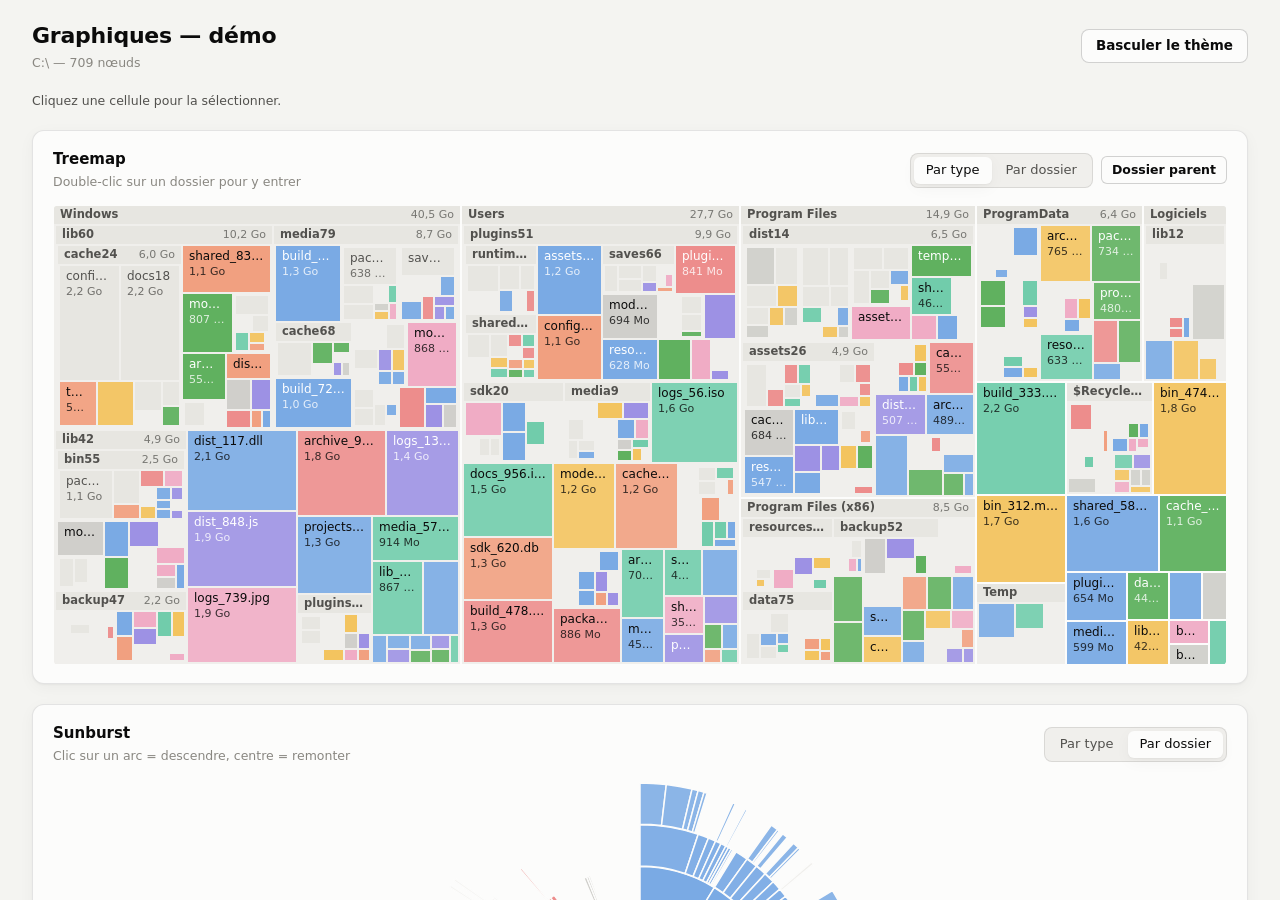
<file: web/dev/charts.html>
<!doctype html>
<html lang="fr">
<head>
  <meta charset="utf-8">
  <meta name="viewport" content="width=device-width, initial-scale=1">
  <meta name="color-scheme" content="light dark">
  <title>Disk Manager — démo des graphiques</title>
  <link rel="stylesheet" href="../css/app.css">
  <link rel="stylesheet" href="../css/charts.css">
  <script type="module" src="charts-demo.js"></script>
</head>
<body>
  <div class="ch-demo">
    <div class="ch-demo-inner" id="demo"></div>
  </div>
</body>
</html>
</file>
<file: web/css/app.css>
/* Disk Manager — design system
   Tokens follow the validated dataviz reference palette (light + dark selected,
   not flipped). Views only use these tokens and the component classes below. */

:root {
  color-scheme: light;
  --font: system-ui, "Segoe UI Variable Text", "Segoe UI", -apple-system, sans-serif;
  --mono: "Cascadia Mono", Consolas, "Courier New", monospace;

  /* surfaces & ink */
  --page: #f4f4f1;
  --surface: #fcfcfb;          /* cards & chart surface */
  --surface-2: #f0efec;        /* inset areas, table header, hover wash */
  --surface-3: #e7e6e1;
  --sidebar: #eeede9;
  --border: rgba(11, 11, 11, 0.10);
  --border-strong: rgba(11, 11, 11, 0.18);
  --ink: #0b0b0b;
  --ink-2: #52514e;
  --ink-3: #898781;
  --grid: #e1e0d9;
  --axis: #c3c2b7;

  /* accent (categorical slot 1) */
  --accent: #2a78d6;
  --accent-strong: #1c5cab;
  --accent-wash: #e3eefb;
  --accent-ink: #ffffff;

  /* status — reserved for state (risk, health), always with icon + label */
  --good: #0ca30c;
  --good-ink: #006300;
  --good-wash: #e2f3e2;
  --warning: #fab219;
  --warning-ink: #7a5200;
  --warning-wash: #fdf1d6;
  --serious: #ec835a;
  --serious-ink: #9a3d17;
  --serious-wash: #fbe7de;
  --critical: #d03b3b;
  --critical-ink: #a32626;
  --critical-wash: #f9e1e1;

  /* file categories — fixed categorical order (never cycled, never by rank) */
  --cat-app: #2a78d6;
  --cat-data: #eb6834;
  --cat-disk_image: #1baf7a;
  --cat-video: #eda100;
  --cat-image: #e87ba4;
  --cat-document: #008300;
  --cat-code: #6250d6;
  --cat-archive: #e34948;
  --cat-other: #b5b4ad;
  /* branch colors (treemap / sunburst "par dossier") = same 8 slots */
  --series-1: #2a78d6; --series-2: #eb6834; --series-3: #1baf7a; --series-4: #eda100;
  --series-5: #e87ba4; --series-6: #008300; --series-7: #6250d6; --series-8: #e34948;
  --series-other: #b5b4ad;

  --radius: 12px;
  --radius-sm: 8px;
  --radius-xs: 6px;
  --shadow: 0 1px 2px rgba(11, 11, 11, 0.04), 0 4px 16px rgba(11, 11, 11, 0.04);
  --shadow-pop: 0 8px 32px rgba(11, 11, 11, 0.16), 0 2px 6px rgba(11, 11, 11, 0.08);
  --ease: cubic-bezier(.2, .7, .2, 1);
  --sidebar-w: 236px;
}

@media (prefers-color-scheme: dark) {
  :root:where(:not([data-theme="light"])) {
    color-scheme: dark;
    --page: #0d0d0d;
    --surface: #1a1a19;
    --surface-2: #232321;
    --surface-3: #2c2c2a;
    --sidebar: #131312;
    --border: rgba(255, 255, 255, 0.10);
    --border-strong: rgba(255, 255, 255, 0.18);
    --ink: #f0efec;
    --ink-2: #c3c2b7;
    --ink-3: #898781;
    --grid: #2c2c2a;
    --axis: #383835;
    --accent: #3987e5;
    --accent-strong: #6da7ec;
    --accent-wash: #16263a;
    --accent-ink: #ffffff;
    --good-ink: #0ca30c; --good-wash: #12260f;
    --warning-ink: #fab219; --warning-wash: #2e2410;
    --serious-ink: #ec835a; --serious-wash: #2f1c14;
    --critical-ink: #e66767; --critical-wash: #301515;
    --cat-app: #3987e5; --cat-data: #d95926; --cat-disk_image: #199e70; --cat-video: #c98500;
    --cat-image: #d55181; --cat-document: #008300; --cat-code: #9085e9; --cat-archive: #e66767;
    --cat-other: #5c5b56;
    --series-1: #3987e5; --series-2: #d95926; --series-3: #199e70; --series-4: #c98500;
    --series-5: #d55181; --series-6: #008300; --series-7: #9085e9; --series-8: #e66767;
    --series-other: #5c5b56;
    --shadow: 0 1px 2px rgba(0, 0, 0, 0.3);
    --shadow-pop: 0 8px 32px rgba(0, 0, 0, 0.5), 0 2px 6px rgba(0, 0, 0, 0.4);
  }
}
:root[data-theme="dark"] {
  color-scheme: dark;
  --page: #0d0d0d;
  --surface: #1a1a19;
  --surface-2: #232321;
  --surface-3: #2c2c2a;
  --sidebar: #131312;
  --border: rgba(255, 255, 255, 0.10);
  --border-strong: rgba(255, 255, 255, 0.18);
  --ink: #f0efec;
  --ink-2: #c3c2b7;
  --ink-3: #898781;
  --grid: #2c2c2a;
  --axis: #383835;
  --accent: #3987e5;
  --accent-strong: #6da7ec;
  --accent-wash: #16263a;
  --accent-ink: #ffffff;
  --good-ink: #0ca30c; --good-wash: #12260f;
  --warning-ink: #fab219; --warning-wash: #2e2410;
  --serious-ink: #ec835a; --serious-wash: #2f1c14;
  --critical-ink: #e66767; --critical-wash: #301515;
  --cat-app: #3987e5; --cat-data: #d95926; --cat-disk_image: #199e70; --cat-video: #c98500;
  --cat-image: #d55181; --cat-document: #008300; --cat-code: #9085e9; --cat-archive: #e66767;
  --cat-other: #5c5b56;
  --series-1: #3987e5; --series-2: #d95926; --series-3: #199e70; --series-4: #c98500;
  --series-5: #d55181; --series-6: #008300; --series-7: #9085e9; --series-8: #e66767;
  --series-other: #5c5b56;
  --shadow: 0 1px 2px rgba(0, 0, 0, 0.3);
  --shadow-pop: 0 8px 32px rgba(0, 0, 0, 0.5), 0 2px 6px rgba(0, 0, 0, 0.4);
}

/* ------------------------------------------------------------------ base */
*, *::before, *::after { box-sizing: border-box; }
html, body { height: 100%; }
body {
  margin: 0;
  background: var(--page);
  color: var(--ink);
  font: 14px/1.45 var(--font);
  -webkit-font-smoothing: antialiased;
  overflow: hidden;
}
h1, h2, h3, h4 { margin: 0; font-weight: 600; letter-spacing: -0.01em; }
h1 { font-size: 22px; }
h2 { font-size: 16px; }
h3 { font-size: 14px; }
p { margin: 0; }
a { color: var(--accent); text-decoration: none; }
a:hover { text-decoration: underline; }
button, input, select, textarea { font: inherit; color: inherit; }
:focus-visible { outline: 2px solid var(--accent); outline-offset: 2px; border-radius: 4px; }
::selection { background: var(--accent-wash); }
.num { font-variant-numeric: tabular-nums; }
.mono { font-family: var(--mono); font-size: 12.5px; }
.muted { color: var(--ink-3); }
.secondary { color: var(--ink-2); }
.small { font-size: 12.5px; }
.strong { font-weight: 600; }
.ellipsis { overflow: hidden; text-overflow: ellipsis; white-space: nowrap; min-width: 0; }
.hidden { display: none !important; }
.sr-only { position: absolute; width: 1px; height: 1px; overflow: hidden; clip: rect(0 0 0 0); }

::-webkit-scrollbar { width: 12px; height: 12px; }
::-webkit-scrollbar-thumb { background: var(--surface-3); border-radius: 8px; border: 3px solid transparent; background-clip: padding-box; }
::-webkit-scrollbar-thumb:hover { background-color: var(--axis); }
::-webkit-scrollbar-track { background: transparent; }

/* ------------------------------------------------------------------ layout */
.app { display: grid; grid-template-columns: var(--sidebar-w) 1fr; height: 100vh; }
.sidebar {
  background: var(--sidebar);
  border-right: 1px solid var(--border);
  display: flex; flex-direction: column;
  padding: 18px 12px 14px;
  gap: 4px;
  min-height: 0;
}
.brand { display: flex; align-items: center; gap: 10px; padding: 4px 10px 18px; }
.brand-logo { width: 30px; height: 30px; flex: none; }
.brand-name { font-weight: 650; font-size: 15px; letter-spacing: -0.01em; }
.brand-sub { font-size: 11.5px; color: var(--ink-3); }
.nav { display: flex; flex-direction: column; gap: 2px; }
.nav-section { font-size: 11px; font-weight: 600; text-transform: uppercase; letter-spacing: .06em; color: var(--ink-3); padding: 14px 10px 6px; }
.nav-item {
  display: flex; align-items: center; gap: 10px;
  padding: 8px 10px; border-radius: var(--radius-sm);
  color: var(--ink-2); cursor: pointer; border: 0; background: none; text-align: left; width: 100%;
  transition: background .15s var(--ease), color .15s var(--ease);
}
.nav-item svg { width: 18px; height: 18px; flex: none; }
.nav-item:hover { background: var(--surface-3); color: var(--ink); text-decoration: none; }
.nav-item.active { background: var(--surface); color: var(--ink); box-shadow: var(--shadow); font-weight: 550; }
.nav-item.active svg { color: var(--accent); }
.nav-item .nav-badge { margin-left: auto; font-size: 11.5px; color: var(--ink-3); font-variant-numeric: tabular-nums; }
.sidebar-footer { margin-top: auto; display: flex; flex-direction: column; gap: 10px; padding: 10px 6px 0; }
.local-badge { display: flex; align-items: center; gap: 8px; font-size: 12px; color: var(--ink-2); padding: 8px 10px; border-radius: var(--radius-sm); background: var(--surface-2); }
.local-badge svg { width: 16px; height: 16px; color: var(--good); flex: none; }

.main { display: flex; flex-direction: column; min-width: 0; min-height: 0; }
.topbar {
  display: flex; align-items: center; gap: 16px;
  padding: 18px 32px 14px;
  border-bottom: 1px solid transparent;
}
.topbar-titles { min-width: 0; }
.topbar-sub { color: var(--ink-3); font-size: 13px; margin-top: 2px; }
.topbar-actions { margin-left: auto; display: flex; gap: 8px; align-items: center; }
.content { flex: 1; overflow: auto; padding: 8px 32px 40px; scroll-behavior: smooth; }
.content-inner { max-width: 1480px; margin: 0 auto; display: flex; flex-direction: column; gap: 20px; }
.view-enter { animation: view-in .25s var(--ease); }
@keyframes view-in { from { opacity: 0; transform: translateY(4px); } to { opacity: 1; transform: none; } }

/* ------------------------------------------------------------------ grid helpers */
.row { display: flex; gap: 12px; align-items: center; }
.row.wrap { flex-wrap: wrap; }
.row.between { justify-content: space-between; }
.row.end { justify-content: flex-end; }
.row.top { align-items: flex-start; }
.stack { display: flex; flex-direction: column; gap: 12px; }
.stack.tight { gap: 6px; }
.grow { flex: 1; min-width: 0; }
.grid { display: grid; gap: 16px; }
.grid.cols-2 { grid-template-columns: repeat(2, minmax(0, 1fr)); }
.grid.cols-3 { grid-template-columns: repeat(3, minmax(0, 1fr)); }
.grid.cols-4 { grid-template-columns: repeat(4, minmax(0, 1fr)); }
.grid.auto { grid-template-columns: repeat(auto-fill, minmax(260px, 1fr)); }
.grid.sidebar-right { grid-template-columns: minmax(0, 1fr) 360px; }
@media (max-width: 1180px) {
  .grid.cols-4 { grid-template-columns: repeat(2, minmax(0, 1fr)); }
  .grid.cols-3 { grid-template-columns: repeat(2, minmax(0, 1fr)); }
  .grid.sidebar-right { grid-template-columns: 1fr; }
}
@media (max-width: 860px) {
  :root { --sidebar-w: 64px; }
  .brand-text, .nav-item span, .nav-section, .local-badge span, .nav-badge { display: none; }
  .nav-item { justify-content: center; }
  .grid.cols-2, .grid.cols-3, .grid.cols-4 { grid-template-columns: 1fr; }
  .content, .topbar { padding-left: 16px; padding-right: 16px; }
}

/* ------------------------------------------------------------------ card */
.card {
  background: var(--surface);
  border: 1px solid var(--border);
  border-radius: var(--radius);
  box-shadow: var(--shadow);
  padding: 18px 20px;
  min-width: 0;
}
.card.flush { padding: 0; overflow: hidden; }
.card.inset { background: var(--surface-2); box-shadow: none; }
.card-header { display: flex; align-items: center; gap: 12px; margin-bottom: 14px; min-width: 0; }
.card-header .card-actions { margin-left: auto; display: flex; gap: 8px; align-items: center; }
.card-title { font-size: 15px; font-weight: 600; }
.card-sub { color: var(--ink-3); font-size: 12.5px; margin-top: 2px; }
.card-footer { margin-top: 14px; padding-top: 12px; border-top: 1px solid var(--border); display: flex; gap: 8px; align-items: center; }
.divider { height: 1px; background: var(--border); margin: 4px 0; }

/* ------------------------------------------------------------------ stat tile & hero */
.stat { display: flex; flex-direction: column; gap: 4px; min-width: 0; }
.stat-label { color: var(--ink-2); font-size: 12.5px; }
.stat-value { font-size: 24px; font-weight: 600; letter-spacing: -0.02em; }
.stat-detail { color: var(--ink-3); font-size: 12.5px; }
.hero-value { font-size: 52px; font-weight: 600; letter-spacing: -0.03em; line-height: 1; }
.hero-unit { font-size: 22px; font-weight: 500; color: var(--ink-2); margin-left: 4px; letter-spacing: 0; }

/* ------------------------------------------------------------------ meter (usage bar) */
.meter { position: relative; height: 10px; border-radius: 999px; background: var(--accent-wash); overflow: hidden; }
.meter.lg { height: 14px; }
.meter-fill { position: absolute; inset: 0 auto 0 0; background: var(--accent); border-radius: 999px; transition: width .6s var(--ease); }
.meter.warning { background: var(--warning-wash); }
.meter.warning .meter-fill { background: var(--warning); }
.meter.critical { background: var(--critical-wash); }
.meter.critical .meter-fill { background: var(--critical); }

/* ------------------------------------------------------------------ buttons */
.btn {
  display: inline-flex; align-items: center; justify-content: center; gap: 8px;
  height: 34px; padding: 0 14px;
  border-radius: var(--radius-sm);
  border: 1px solid var(--border-strong);
  background: var(--surface);
  color: var(--ink);
  font-weight: 550; font-size: 13.5px;
  cursor: pointer; white-space: nowrap; user-select: none;
  transition: background .15s var(--ease), border-color .15s var(--ease), transform .05s;
}
.btn svg { width: 16px; height: 16px; flex: none; }
.btn:hover { background: var(--surface-2); }
.btn:active { transform: translateY(1px); }
.btn:disabled, .btn[aria-disabled="true"] { opacity: .5; cursor: not-allowed; transform: none; }
.btn.primary { background: var(--accent); border-color: var(--accent); color: var(--accent-ink); }
.btn.primary:hover { background: var(--accent-strong); border-color: var(--accent-strong); }
.btn.danger { background: var(--critical); border-color: var(--critical); color: #fff; }
.btn.danger:hover { filter: brightness(.95); }
.btn.ghost { background: transparent; border-color: transparent; color: var(--ink-2); }
.btn.ghost:hover { background: var(--surface-2); color: var(--ink); }
.btn.sm { height: 28px; padding: 0 10px; font-size: 12.5px; border-radius: var(--radius-xs); }
.btn.sm svg { width: 14px; height: 14px; }
.btn.lg { height: 42px; padding: 0 20px; font-size: 14.5px; }
.btn.icon { width: 34px; padding: 0; }
.btn.icon.sm { width: 28px; }
.btn-group { display: inline-flex; }
.btn-group .btn { border-radius: 0; margin-left: -1px; }
.btn-group .btn:first-child { border-radius: var(--radius-sm) 0 0 var(--radius-sm); margin-left: 0; }
.btn-group .btn:last-child { border-radius: 0 var(--radius-sm) var(--radius-sm) 0; }

/* segmented control */
.segmented { display: inline-flex; background: var(--surface-2); border-radius: var(--radius-sm); padding: 3px; gap: 2px; border: 1px solid var(--border); }
.segmented button { border: 0; background: none; padding: 4px 12px; border-radius: 6px; color: var(--ink-2); cursor: pointer; font-size: 13px; font-weight: 500; display: inline-flex; align-items: center; gap: 6px; }
.segmented button svg { width: 15px; height: 15px; }
.segmented button:hover { color: var(--ink); }
.segmented button.active { background: var(--surface); color: var(--ink); box-shadow: var(--shadow); }

/* ------------------------------------------------------------------ badges */
.badge {
  display: inline-flex; align-items: center; gap: 5px;
  height: 22px; padding: 0 8px; border-radius: 999px;
  font-size: 12px; font-weight: 550; white-space: nowrap;
  background: var(--surface-2); color: var(--ink-2);
}
.badge svg { width: 13px; height: 13px; flex: none; }
.badge.good { background: var(--good-wash); color: var(--good-ink); }
.badge.warning { background: var(--warning-wash); color: var(--warning-ink); }
.badge.serious { background: var(--serious-wash); color: var(--serious-ink); }
.badge.critical { background: var(--critical-wash); color: var(--critical-ink); }
.badge.accent { background: var(--accent-wash); color: var(--accent-strong); }
.dot { width: 10px; height: 10px; border-radius: 3px; flex: none; display: inline-block; }
.dot.round { border-radius: 50%; }

/* ------------------------------------------------------------------ forms */
.input, .select {
  height: 34px; padding: 0 10px; border-radius: var(--radius-sm);
  border: 1px solid var(--border-strong); background: var(--surface);
  min-width: 0;
}
.input:focus, .select:focus { outline: 2px solid var(--accent); outline-offset: -1px; border-color: transparent; }
.input.search { padding-left: 32px; background-repeat: no-repeat; background-position: 10px center; }
.input-wrap { position: relative; display: inline-flex; align-items: center; }
.input-wrap > svg { position: absolute; left: 10px; width: 16px; height: 16px; color: var(--ink-3); pointer-events: none; }
.input-wrap > .input { padding-left: 32px; }
.checkbox { appearance: none; width: 18px; height: 18px; border-radius: 5px; border: 1.5px solid var(--axis); background: var(--surface); cursor: pointer; display: inline-grid; place-content: center; flex: none; margin: 0; transition: background .1s, border-color .1s; }
.checkbox::after { content: ""; width: 10px; height: 6px; border: 2px solid #fff; border-top: 0; border-right: 0; transform: rotate(-45deg) translate(1px, -1px); opacity: 0; }
.checkbox:checked { background: var(--accent); border-color: var(--accent); }
.checkbox:checked::after { opacity: 1; }
.checkbox:indeterminate { background: var(--accent); border-color: var(--accent); }
.checkbox:indeterminate::after { width: 8px; height: 0; border-left: 0; border-bottom: 2px solid #fff; transform: none; opacity: 1; }
.checkbox:disabled { opacity: .4; cursor: not-allowed; }
label.check { display: inline-flex; align-items: center; gap: 8px; cursor: pointer; }
.switch { appearance: none; width: 34px; height: 20px; border-radius: 999px; background: var(--axis); position: relative; cursor: pointer; margin: 0; transition: background .15s; flex: none; }
.switch::after { content: ""; position: absolute; top: 2px; left: 2px; width: 16px; height: 16px; border-radius: 50%; background: #fff; transition: transform .15s var(--ease); box-shadow: 0 1px 2px rgba(0,0,0,.2); }
.switch:checked { background: var(--accent); }
.switch:checked::after { transform: translateX(14px); }

/* ------------------------------------------------------------------ tables */
.table-wrap { overflow: auto; border-radius: var(--radius); }
.table { width: 100%; border-collapse: separate; border-spacing: 0; font-size: 13.5px; }
.table th {
  position: sticky; top: 0; z-index: 1;
  background: var(--surface); color: var(--ink-3);
  font-weight: 550; font-size: 12px; text-align: left;
  padding: 10px 12px; border-bottom: 1px solid var(--border);
  white-space: nowrap; user-select: none;
}
.table th.sortable { cursor: pointer; }
.table th.sortable:hover { color: var(--ink); }
.table th .sort-arrow { display: inline-block; width: 10px; margin-left: 4px; }
.table td { padding: 9px 12px; border-bottom: 1px solid var(--border); vertical-align: middle; }
.table tr:last-child td { border-bottom: 0; }
.table tbody tr { transition: background .1s; }
.table tbody tr:hover { background: var(--surface-2); }
.table tbody tr.selected { background: var(--accent-wash); }
.table tbody tr.clickable { cursor: pointer; }
.table td.num, .table th.num { text-align: right; font-variant-numeric: tabular-nums; white-space: nowrap; }
.table td.shrink, .table th.shrink { width: 1%; white-space: nowrap; }
.table .cell-name { display: flex; align-items: center; gap: 10px; min-width: 0; }
.table .cell-name svg { width: 18px; height: 18px; flex: none; color: var(--ink-3); }
.table .cell-name .dot { width: 8px; height: 8px; }
.table .cell-path { color: var(--ink-3); font-size: 12px; max-width: 520px; }
.inline-bar { position: relative; height: 6px; border-radius: 999px; background: var(--surface-2); width: 120px; overflow: hidden; }
.inline-bar > span { position: absolute; inset: 0 auto 0 0; border-radius: 999px; background: var(--accent); }

/* ------------------------------------------------------------------ progress */
.progress { height: 6px; border-radius: 999px; background: var(--accent-wash); overflow: hidden; position: relative; }
.progress > span { position: absolute; inset: 0 auto 0 0; background: var(--accent); border-radius: 999px; transition: width .3s var(--ease); }
.progress.indeterminate > span { width: 30% !important; animation: indeterminate 1.3s infinite var(--ease); }
@keyframes indeterminate { from { left: -30%; } to { left: 100%; } }
.spinner { width: 16px; height: 16px; border-radius: 50%; border: 2px solid currentColor; border-right-color: transparent; animation: spin .7s linear infinite; display: inline-block; flex: none; }
@keyframes spin { to { transform: rotate(360deg); } }
.loading-frame { opacity: .55; pointer-events: none; transition: opacity .2s; }

/* ------------------------------------------------------------------ banners, empty states */
.banner { display: flex; gap: 12px; align-items: flex-start; padding: 12px 14px; border-radius: var(--radius-sm); background: var(--surface-2); color: var(--ink-2); font-size: 13px; }
.banner svg { width: 18px; height: 18px; flex: none; margin-top: 1px; }
.banner.accent { background: var(--accent-wash); color: var(--ink); }
.banner.accent svg { color: var(--accent); }
.banner.warning { background: var(--warning-wash); color: var(--ink); }
.banner.warning svg { color: var(--warning-ink); }
.banner.critical { background: var(--critical-wash); color: var(--ink); }
.banner.critical svg { color: var(--critical); }
.banner.good { background: var(--good-wash); color: var(--ink); }
.banner.good svg { color: var(--good); }
.banner .banner-actions { margin-left: auto; display: flex; gap: 8px; flex: none; }
.empty { display: flex; flex-direction: column; align-items: center; justify-content: center; text-align: center; gap: 10px; padding: 48px 24px; color: var(--ink-2); }
.empty-icon { width: 56px; height: 56px; border-radius: 16px; background: var(--accent-wash); color: var(--accent); display: grid; place-items: center; margin-bottom: 4px; }
.empty-icon svg { width: 28px; height: 28px; }
.empty h3 { font-size: 16px; color: var(--ink); }
.empty p { max-width: 460px; }

/* ------------------------------------------------------------------ breadcrumbs, tabs */
.breadcrumbs { display: flex; align-items: center; gap: 2px; flex-wrap: wrap; min-width: 0; font-size: 13px; }
.breadcrumbs button { border: 0; background: none; padding: 3px 6px; border-radius: 6px; color: var(--ink-2); cursor: pointer; max-width: 240px; overflow: hidden; text-overflow: ellipsis; white-space: nowrap; }
.breadcrumbs button:hover { background: var(--surface-2); color: var(--ink); }
.breadcrumbs button:last-child { color: var(--ink); font-weight: 600; }
.breadcrumbs svg { width: 14px; height: 14px; color: var(--ink-3); flex: none; }
.tabs { display: flex; gap: 4px; border-bottom: 1px solid var(--border); }
.tabs button { border: 0; background: none; padding: 8px 12px; color: var(--ink-2); cursor: pointer; border-bottom: 2px solid transparent; margin-bottom: -1px; font-weight: 500; }
.tabs button.active { color: var(--ink); border-bottom-color: var(--accent); }

/* ------------------------------------------------------------------ legend & chart chrome */
.legend { display: flex; flex-wrap: wrap; gap: 6px 16px; font-size: 12.5px; color: var(--ink-2); }
.legend-item { display: inline-flex; align-items: center; gap: 6px; }
.chart-tooltip {
  position: fixed; z-index: 1000; pointer-events: none;
  background: var(--surface); color: var(--ink);
  border: 1px solid var(--border); border-radius: var(--radius-sm);
  box-shadow: var(--shadow-pop);
  padding: 8px 10px; font-size: 12.5px; max-width: 420px;
  opacity: 0; transform: translateY(2px); transition: opacity .1s, transform .1s;
}
.chart-tooltip.visible { opacity: 1; transform: none; }
.chart-tooltip .tt-value { font-weight: 650; font-size: 14px; font-variant-numeric: tabular-nums; }
.chart-tooltip .tt-label { color: var(--ink-2); word-break: break-all; }
.chart-tooltip .tt-meta { color: var(--ink-3); margin-top: 2px; }
.chart-tooltip .tt-key { display: inline-block; width: 12px; height: 3px; border-radius: 2px; vertical-align: middle; margin-right: 6px; }

/* ------------------------------------------------------------------ modal */
.modal-backdrop {
  position: fixed; inset: 0; z-index: 900;
  background: rgba(11, 11, 11, 0.35); backdrop-filter: blur(2px);
  display: grid; place-items: center; padding: 24px;
  animation: fade-in .15s var(--ease);
}
.modal {
  width: min(560px, 100%); max-height: calc(100vh - 48px);
  background: var(--surface); border: 1px solid var(--border); border-radius: 16px;
  box-shadow: var(--shadow-pop); display: flex; flex-direction: column;
  animation: pop-in .2s var(--ease);
}
.modal.wide { width: min(760px, 100%); }
.modal-header { padding: 20px 22px 8px; display: flex; gap: 12px; align-items: flex-start; }
.modal-icon { width: 38px; height: 38px; border-radius: 10px; display: grid; place-items: center; flex: none; background: var(--accent-wash); color: var(--accent); }
.modal-icon svg { width: 20px; height: 20px; }
.modal-icon.critical { background: var(--critical-wash); color: var(--critical); }
.modal-icon.warning { background: var(--warning-wash); color: var(--warning-ink); }
.modal-title { font-size: 17px; font-weight: 600; }
.modal-body { padding: 8px 22px 16px; overflow: auto; color: var(--ink-2); display: flex; flex-direction: column; gap: 12px; }
.modal-footer { padding: 14px 22px 18px; display: flex; justify-content: flex-end; gap: 8px; border-top: 1px solid var(--border); }
.modal-list { max-height: 220px; overflow: auto; border: 1px solid var(--border); border-radius: var(--radius-sm); background: var(--surface-2); padding: 6px 10px; font-size: 12.5px; }
.modal-list div { padding: 3px 0; display: flex; gap: 12px; justify-content: space-between; }
@keyframes fade-in { from { opacity: 0; } }
@keyframes pop-in { from { opacity: 0; transform: translateY(8px) scale(.98); } }

/* ------------------------------------------------------------------ toasts */
.toasts { position: fixed; right: 20px; bottom: 20px; z-index: 950; display: flex; flex-direction: column; gap: 8px; align-items: flex-end; }
.toast {
  display: flex; gap: 10px; align-items: flex-start; min-width: 280px; max-width: 420px;
  background: var(--surface); border: 1px solid var(--border); border-radius: var(--radius-sm);
  box-shadow: var(--shadow-pop); padding: 12px 14px; font-size: 13px;
  animation: pop-in .2s var(--ease);
}
.toast svg { width: 18px; height: 18px; flex: none; margin-top: 1px; }
.toast.good svg { color: var(--good); }
.toast.error svg { color: var(--critical); }
.toast.info svg { color: var(--accent); }
.toast .toast-title { font-weight: 600; color: var(--ink); }
.toast .toast-text { color: var(--ink-2); }
.toast.leaving { opacity: 0; transform: translateY(6px); transition: all .2s; }

/* ------------------------------------------------------------------ task panel (live progress) */
.task-card { display: flex; flex-direction: column; gap: 10px; }
.task-line { display: flex; align-items: center; gap: 10px; }
.task-current { font-family: var(--mono); font-size: 11.5px; color: var(--ink-3); }

/* ------------------------------------------------------------------ shared components (components.js) */
.sidebar-disk { display: flex; flex-direction: column; gap: 6px; padding: 10px; border-radius: var(--radius-sm); background: var(--surface); border: 1px solid var(--border); }
.sidebar-actions { gap: 2px; }
.sidebar-actions .badge { margin-left: 4px; }
.scan-prompt .card-header { margin-bottom: 16px; }
.scan-volumes { display: grid; grid-template-columns: repeat(auto-fill, minmax(240px, 1fr)); gap: 12px; margin-bottom: 14px; }
.scan-volume {
  display: flex; flex-direction: column; gap: 10px; text-align: left; cursor: pointer;
  padding: 14px; border-radius: var(--radius-sm); border: 1px solid var(--border-strong); background: var(--surface);
  transition: border-color .15s var(--ease), box-shadow .15s var(--ease), transform .1s;
}
.scan-volume:hover { border-color: var(--accent); box-shadow: 0 0 0 3px var(--accent-wash); }
.scan-volume:active { transform: translateY(1px); }
.scan-volume svg { width: 22px; height: 22px; color: var(--accent); flex: none; }
.scan-cached-list { margin-bottom: 14px; }
.scan-cached { padding: 8px 12px; border-radius: var(--radius-sm); background: var(--surface-2); font-size: 13px; }
.scan-cached svg { width: 16px; height: 16px; color: var(--ink-3); }
.scan-custom .input-wrap { display: flex; }
.scan-custom .input { width: 100%; }
.dry-run .topbar { box-shadow: inset 0 3px 0 var(--warning); }
.advice-card { padding: 16px; }
.advice-icon { width: 32px; height: 32px; border-radius: 9px; display: grid; place-items: center; flex: none; background: var(--accent-wash); color: var(--accent); }
.advice-icon svg { width: 17px; height: 17px; }
.sev-warning .advice-icon { background: var(--warning-wash); color: var(--warning-ink); }
.sev-tip .advice-icon { background: var(--good-wash); color: var(--good-ink); }
.advice-cmd { display: block; padding: 6px 10px; border-radius: var(--radius-xs); background: var(--surface-2); border: 1px solid var(--border); overflow-x: auto; white-space: nowrap; }
.grid.advice-grid { grid-template-columns: repeat(auto-fill, minmax(380px, 1fr)); }
.advice-card .num { white-space: nowrap; }
.advice-card .advice-cmd { white-space: pre-wrap; word-break: break-all; }
</file>
<file: web/css/charts.css>
/* Disk Manager — chart components. Tokens only (see app.css). */

/* ------------------------------------------------------------------ treemap */
.ch-treemap { position: relative; width: 100%; height: 100%; min-height: 200px; overflow: hidden; }
.ch-treemap canvas {
  position: absolute; inset: 0; width: 100%; height: 100%; display: block;
  border-radius: var(--radius-xs); cursor: default;
}
.ch-treemap canvas:focus-visible { outline: 2px solid var(--accent); outline-offset: -2px; }
.ch-fade { opacity: 0; transform: scale(.985); }
.ch-fade.ch-in { opacity: 1; transform: none; transition: opacity .28s var(--ease), transform .28s var(--ease); }

/* ------------------------------------------------------------------ sunburst */
.ch-sunburst { position: relative; width: 100%; height: 100%; min-height: 200px; overflow: hidden; }
.ch-sunburst svg { position: absolute; inset: 0; width: 100%; height: 100%; display: block; }
.ch-sunburst .ch-arc { cursor: pointer; }
.ch-sunburst .ch-center { cursor: pointer; }
.ch-sunburst .ch-center:focus-visible { outline: none; }
.ch-sunburst .ch-center:focus-visible circle { stroke: var(--accent); stroke-width: 2px; }

/* ------------------------------------------------------------------ bars */
.ch-bars { display: flex; flex-direction: column; gap: 2px; }
.ch-row {
  display: grid; grid-template-columns: 10px minmax(90px, 1.3fr) minmax(60px, 1fr) auto;
  align-items: center; column-gap: 12px;
  padding: 7px 8px; border-radius: var(--radius-xs);
  background: none; border: 0; color: var(--ink); text-align: left; width: 100%;
  transition: background .12s var(--ease);
}
button.ch-row { cursor: pointer; }
.ch-row:hover { background: var(--surface-2); }
.ch-row .dot { width: 10px; height: 10px; }
.ch-row-label { min-width: 0; display: flex; flex-direction: column; }
.ch-row-label > span { overflow: hidden; text-overflow: ellipsis; white-space: nowrap; }
.ch-row-sub { color: var(--ink-3); font-size: 12px; }
.ch-row-track { height: 6px; border-radius: 0 4px 4px 0; background: transparent; position: relative; }
.ch-row-fill { position: absolute; inset: 0 auto 0 0; border-radius: 0 4px 4px 0; min-width: 2px; transition: filter .12s; }
.ch-row:hover .ch-row-fill { filter: brightness(1.08); }
.ch-row-value { display: flex; gap: 10px; justify-content: flex-end; align-items: baseline; font-variant-numeric: tabular-nums; }
.ch-row-value .ch-val { min-width: 64px; text-align: right; font-weight: 550; }
.ch-row-value .ch-pct { min-width: 40px; text-align: right; color: var(--ink-3); font-size: 12.5px; }

.ch-stack { display: flex; gap: 2px; width: 100%; }
.ch-stack-seg {
  display: block; min-width: 0; padding: 0; margin: 0; border: 0; cursor: default;
  transition: filter .12s; position: relative;
}
button.ch-stack-seg { cursor: pointer; }
.ch-stack-seg::after { content: ""; position: absolute; inset: -6px 0; } /* generous hit target */
.ch-stack-seg:hover { filter: brightness(1.12); }
.ch-stack-seg:first-child { border-top-left-radius: 4px; border-bottom-left-radius: 4px; }
.ch-stack-seg:last-child { border-top-right-radius: 4px; border-bottom-right-radius: 4px; }
.ch-stack-rest { background: var(--surface-2); cursor: default; }
.ch-stack-rest:hover { filter: none; }

/* ------------------------------------------------------------------ disk map */
.ch-disk { display: flex; flex-direction: column; gap: 12px; min-width: 0; }
.ch-disk-head { display: flex; align-items: center; gap: 10px; flex-wrap: wrap; }
.ch-disk-title { font-weight: 600; }
.ch-disk-meta { color: var(--ink-3); font-size: 12.5px; }
.ch-disk-bar { display: flex; gap: 2px; height: 40px; }
.ch-disk-seg {
  --h: var(--ink-3);
  position: relative; display: block; min-width: 0; padding: 0; margin: 0; border: 0; overflow: hidden;
  background: color-mix(in srgb, var(--h) 18%, var(--surface));
  transition: filter .12s;
}
button.ch-disk-seg { cursor: pointer; }
.ch-disk-seg:hover { filter: brightness(1.1); }
.ch-disk-seg:first-child { border-top-left-radius: 8px; border-bottom-left-radius: 8px; }
.ch-disk-seg:last-child { border-top-right-radius: 8px; border-bottom-right-radius: 8px; }
.ch-disk-seg.solid { background: var(--h); }
.ch-disk-seg.selected { outline: 2px solid var(--ink); outline-offset: 1px; }
.ch-disk-seg.gap {
  background: repeating-linear-gradient(135deg, var(--grid) 0 2px, var(--surface-2) 2px 7px);
}
.ch-disk-used { position: absolute; inset: 0 auto 0 0; background: var(--h); }
.ch-disk-os { --h: var(--accent); }
.ch-disk-data { --h: var(--series-3); }
.ch-disk-neutral { --h: color-mix(in srgb, var(--ink-3) 70%, var(--surface)); }
.ch-disk-caps { display: flex; gap: 2px; }
.ch-disk-cap { min-width: 0; overflow: hidden; font-size: 12px; line-height: 1.35; padding: 0 2px; }
.ch-disk-cap .ch-cap-name { color: var(--ink); font-weight: 550; overflow: hidden; text-overflow: ellipsis; white-space: nowrap; }
.ch-disk-cap .ch-cap-sub { color: var(--ink-3); overflow: hidden; text-overflow: ellipsis; white-space: nowrap; }
.ch-disk-list { display: flex; flex-wrap: wrap; gap: 6px 18px; font-size: 12px; }
.ch-disk-list:empty { display: none; }
.ch-disk-list .ch-cap { display: inline-flex; align-items: center; gap: 6px; }
.ch-disk-list .ch-cap-sub { color: var(--ink-3); }
.ch-disk-list .ch-cap-name { font-weight: 550; }
.ch-disk-list .dot { width: 9px; height: 9px; }

/* ------------------------------------------------------------------ area / ring */
.ch-area { position: relative; width: 100%; height: 100%; min-height: 160px; }
.ch-area svg { display: block; width: 100%; }
.ch-area-note { position: absolute; left: 0; right: 0; top: 14px; text-align: center; color: var(--ink-3); font-size: 12.5px; }
.ch-ring { display: block; }

/* ------------------------------------------------------------------ demo page only */
.ch-demo { height: 100vh; overflow: auto; padding: 20px 32px 48px; }
.ch-demo-inner { max-width: 1280px; margin: 0 auto; display: flex; flex-direction: column; gap: 20px; }
.ch-demo-box { height: 460px; }
.ch-demo-rings { display: flex; gap: 28px; flex-wrap: wrap; align-items: center; }
</file>
